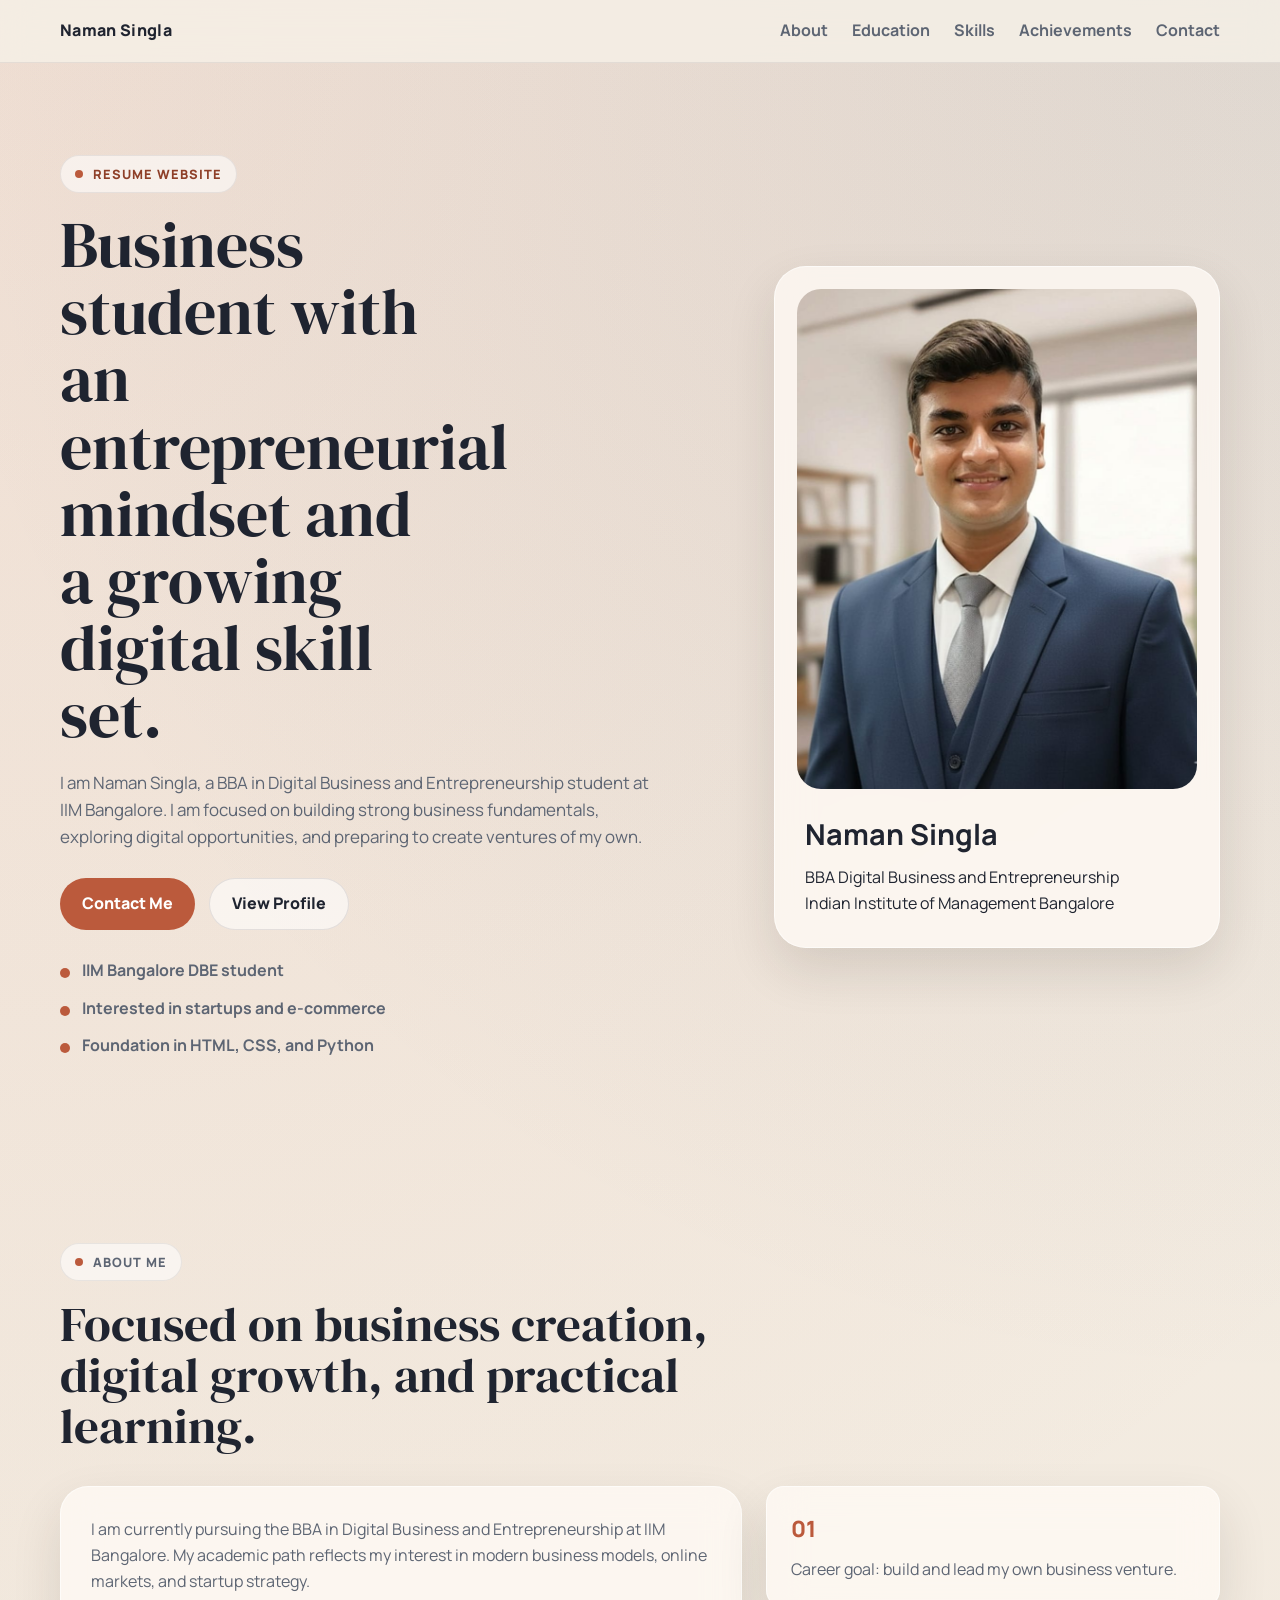
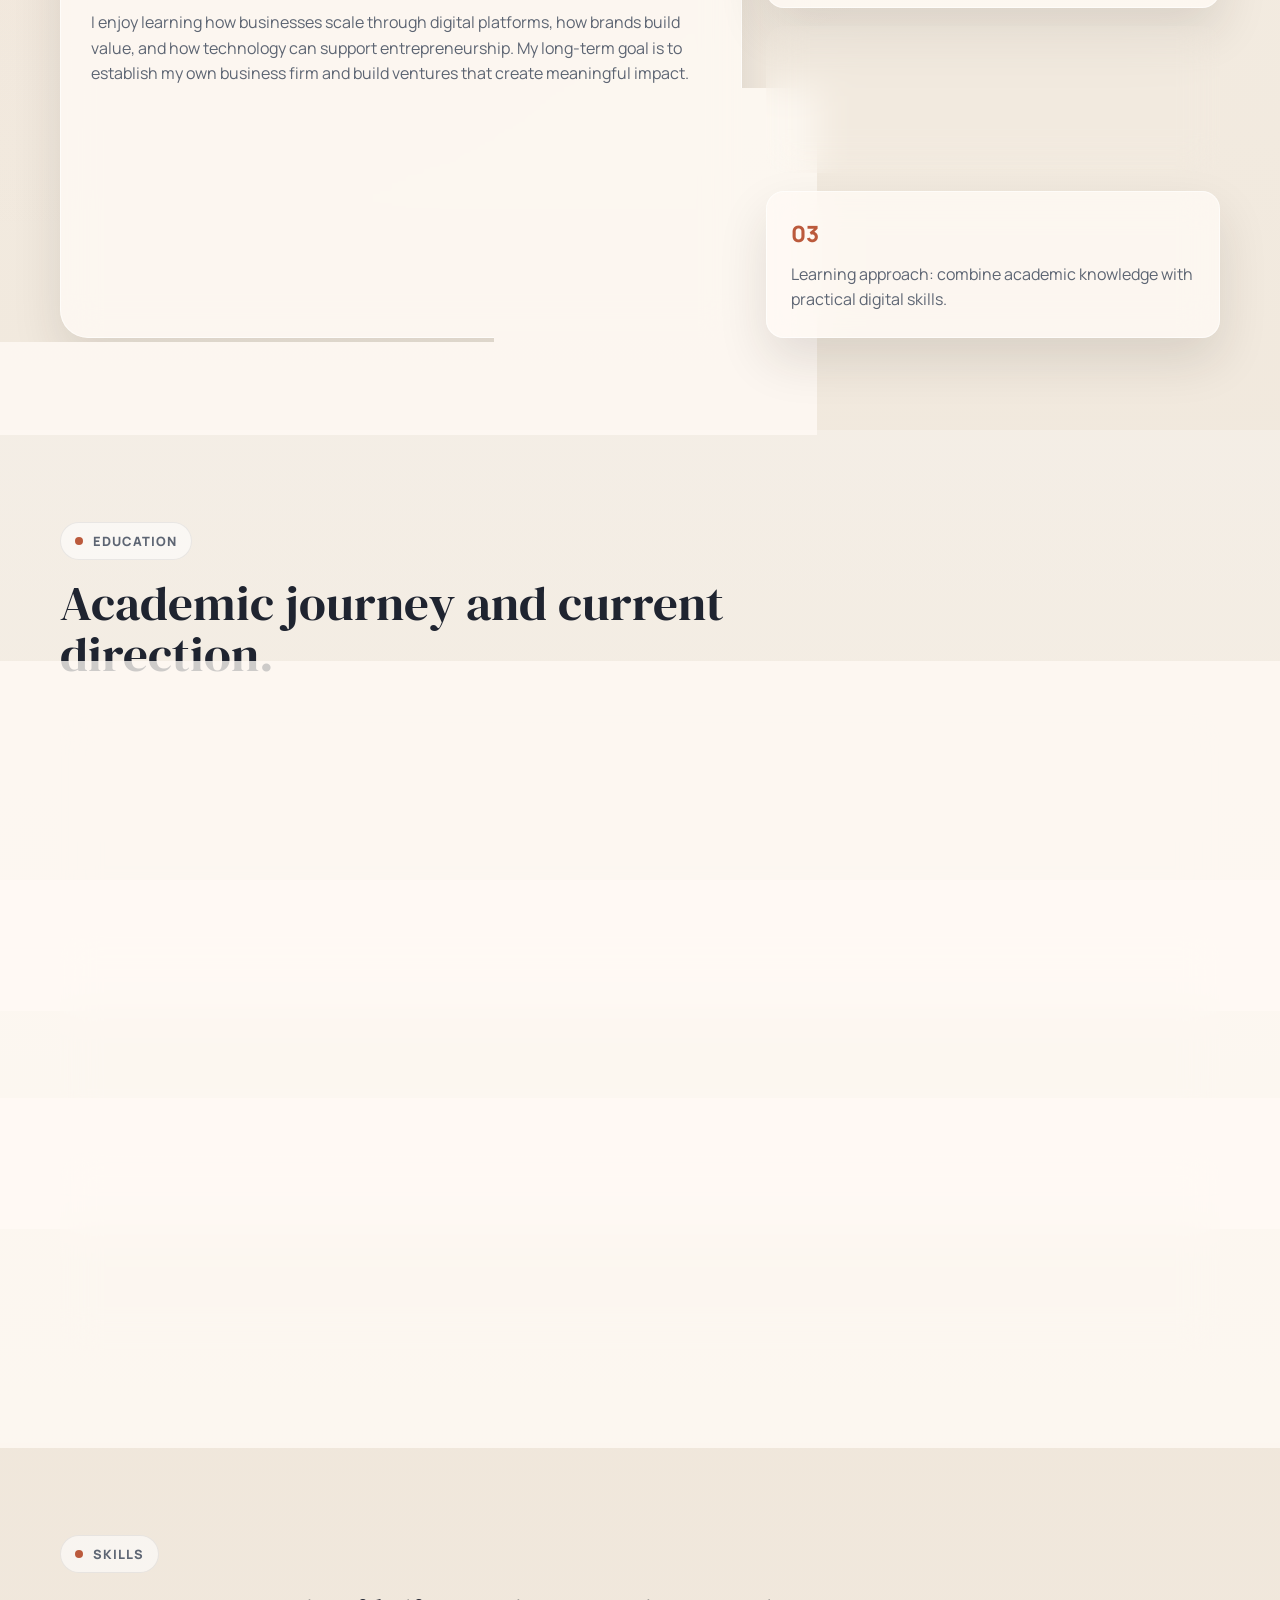
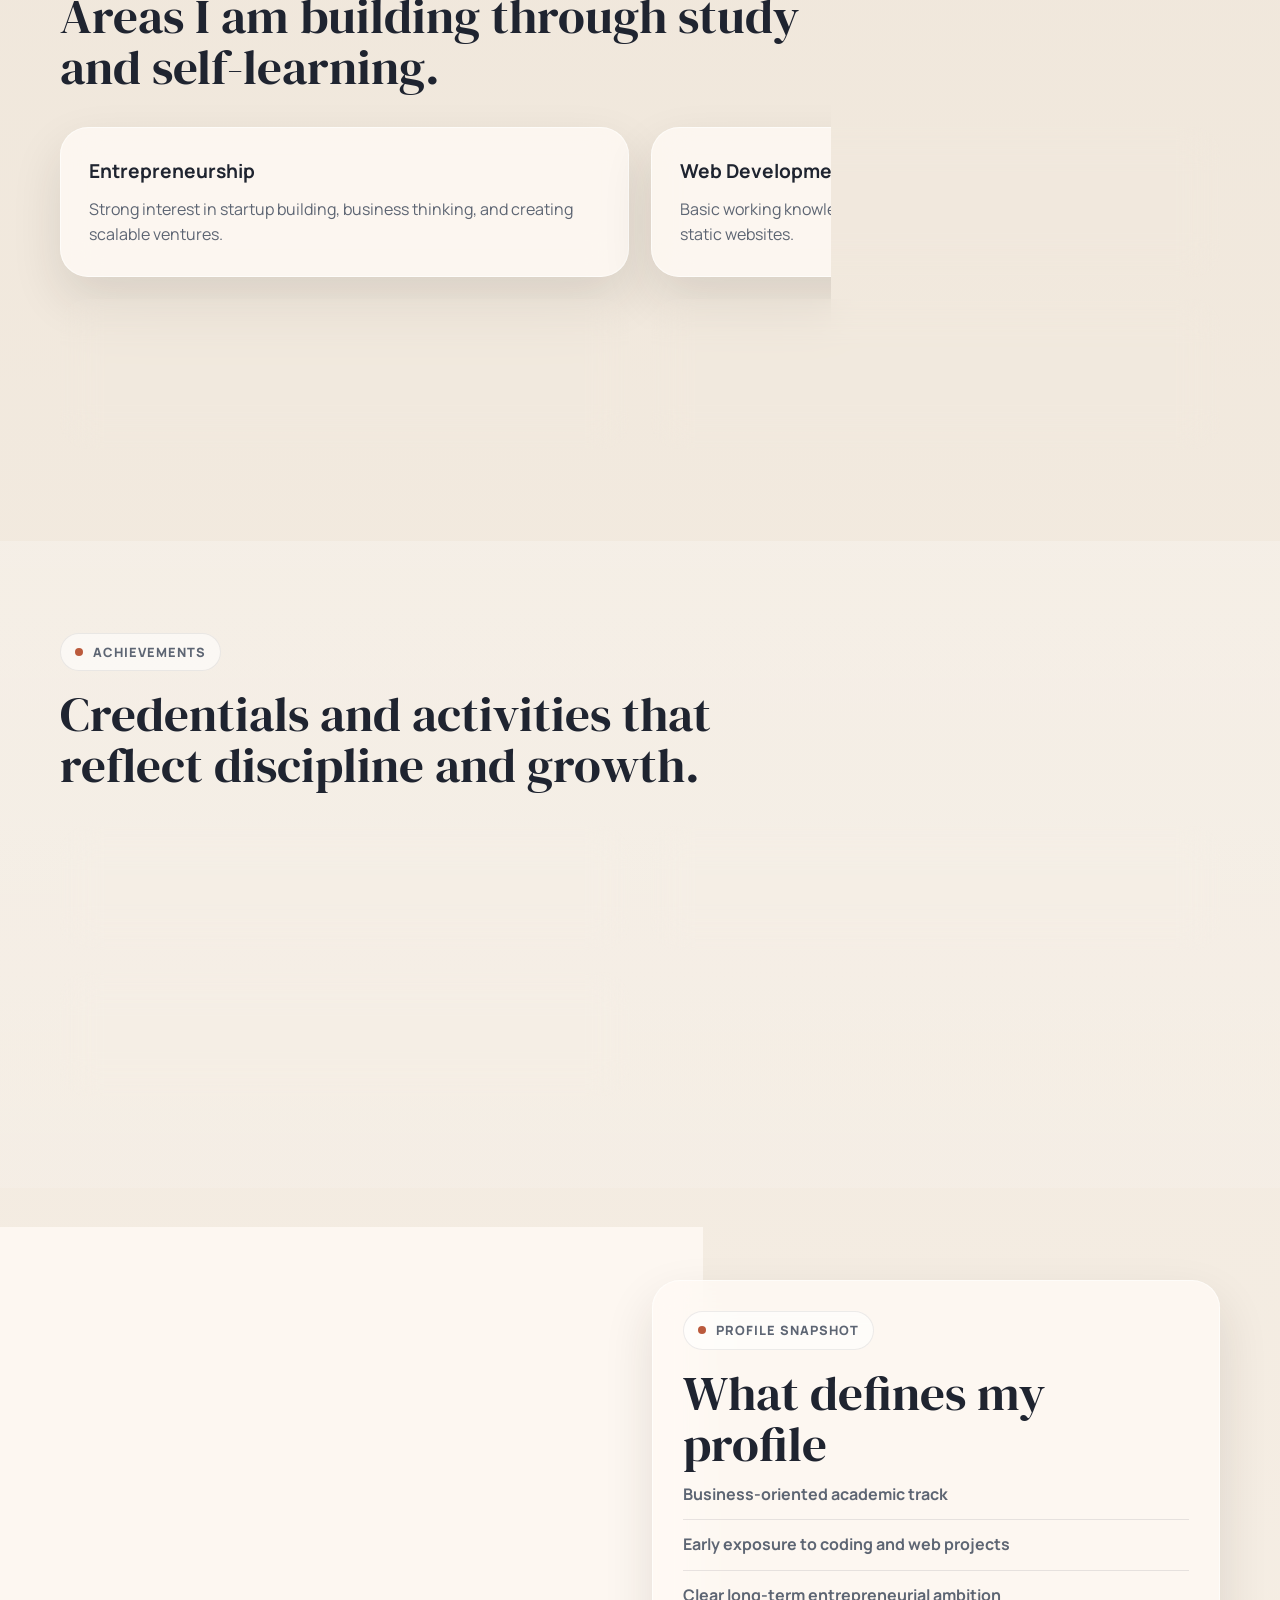
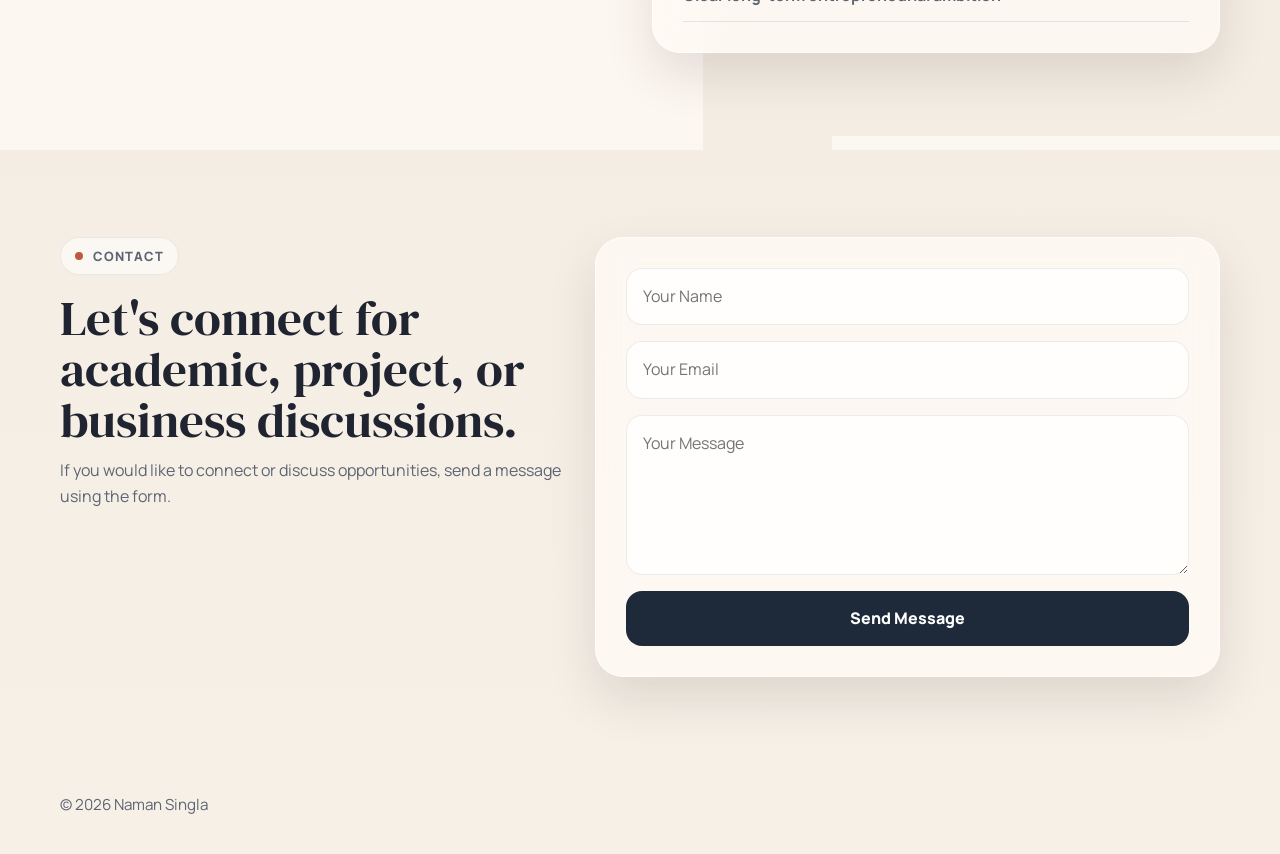
<file: index.html>
<!DOCTYPE html>
<html lang="en">
<head>
<meta charset="UTF-8">
<meta name="viewport" content="width=device-width, initial-scale=1.0">
<meta
  name="description"
  content="Resume website of Naman Singla, a BBA Digital Business and Entrepreneurship student at IIM Bangalore with interests in entrepreneurship, e-commerce, and web development."
>
<title>Naman Singla | Resume Portfolio</title>
<link rel="preconnect" href="https://fonts.googleapis.com">
<link rel="preconnect" href="https://fonts.gstatic.com" crossorigin>
<link href="https://fonts.googleapis.com/css2?family=Manrope:wght@400;500;700;800&family=DM+Serif+Display:ital@0;1&display=swap" rel="stylesheet">
<link rel="stylesheet" href="style.css">
</head>
<body>

<header class="site-header">
  <div class="container nav-shell">
    <a class="brand" href="#top">Naman Singla</a>
    <button class="menu-toggle" type="button" aria-expanded="false" aria-controls="site-nav">
      Menu
    </button>
    <nav id="site-nav" class="site-nav" aria-label="Primary navigation">
      <a href="#about">About</a>
      <a href="#education">Education</a>
      <a href="#skills">Skills</a>
      <a href="#achievements">Achievements</a>
      <a href="#contact">Contact</a>
    </nav>
  </div>
</header>

<main id="top">
  <section class="hero">
    <div class="container hero-grid">
      <div class="hero-copy">
        <p class="eyebrow reveal">Resume Website</p>
        <h1 class="reveal delay-1">Business student with an entrepreneurial mindset and a growing digital skill set.</h1>
        <p class="hero-text reveal delay-2">
          I am Naman Singla, a BBA in Digital Business and Entrepreneurship student at IIM Bangalore.
          I am focused on building strong business fundamentals, exploring digital opportunities, and preparing to create ventures of my own.
        </p>
        <div class="hero-actions reveal delay-3">
          <a class="btn btn-primary" href="#contact">Contact Me</a>
          <a class="btn btn-secondary" href="#education">View Profile</a>
        </div>
        <ul class="hero-highlights reveal delay-3">
          <li>IIM Bangalore DBE student</li>
          <li>Interested in startups and e-commerce</li>
          <li>Foundation in HTML, CSS, and Python</li>
        </ul>
      </div>

      <aside class="hero-card reveal delay-2">
        <img src="naman.jpeg" alt="Portrait of Naman Singla" class="profile-image">
        <div class="hero-card-body">
          <h2>Naman Singla</h2>
          <p>BBA Digital Business and Entrepreneurship</p>
          <p>Indian Institute of Management Bangalore</p>
        </div>
      </aside>
    </div>
  </section>

  <section id="about" class="section">
    <div class="container">
      <div class="section-heading reveal">
        <p class="eyebrow">About Me</p>
        <h2>Focused on business creation, digital growth, and practical learning.</h2>
      </div>
      <div class="about-grid">
        <article class="panel reveal">
          <p>
            I am currently pursuing the BBA in Digital Business and Entrepreneurship at IIM Bangalore.
            My academic path reflects my interest in modern business models, online markets, and startup strategy.
          </p>
          <p>
            I enjoy learning how businesses scale through digital platforms, how brands build value, and how technology can support entrepreneurship.
            My long-term goal is to establish my own business firm and build ventures that create meaningful impact.
          </p>
        </article>
        <aside class="facts reveal delay-1">
          <div class="fact-card">
            <span class="fact-number">01</span>
            <p>Career goal: build and lead my own business venture.</p>
          </div>
          <div class="fact-card">
            <span class="fact-number">02</span>
            <p>Primary interests: entrepreneurship, e-commerce, and digital business.</p>
          </div>
          <div class="fact-card">
            <span class="fact-number">03</span>
            <p>Learning approach: combine academic knowledge with practical digital skills.</p>
          </div>
        </aside>
      </div>
    </div>
  </section>

  <section id="education" class="section section-alt">
    <div class="container">
      <div class="section-heading reveal">
        <p class="eyebrow">Education</p>
        <h2>Academic journey and current direction.</h2>
      </div>
      <div class="timeline">
        <article class="timeline-item reveal">
          <span class="timeline-badge">Present</span>
          <h3>BBA in Digital Business and Entrepreneurship</h3>
          <p>Indian Institute of Management Bangalore</p>
          <p>Currently pursuing a business program centered on entrepreneurship, digital strategy, and modern business environments.</p>
        </article>
        <article class="timeline-item reveal delay-1">
          <span class="timeline-badge">Class 12</span>
          <h3>Senior Secondary Education</h3>
          <p>S.D. Vidya Mandir School</p>
          <p>Scored 76.6%.</p>
        </article>
        <article class="timeline-item reveal delay-2">
          <span class="timeline-badge">Class 10</span>
          <h3>Secondary Education</h3>
          <p>S.D. Vidya Mandir School</p>
          <p>Scored 84.6%.</p>
        </article>
      </div>
    </div>
  </section>

  <section id="skills" class="section">
    <div class="container">
      <div class="section-heading reveal">
        <p class="eyebrow">Skills</p>
        <h2>Areas I am building through study and self-learning.</h2>
      </div>
      <div class="card-grid">
        <article class="info-card reveal">
          <h3>Entrepreneurship</h3>
          <p>Strong interest in startup building, business thinking, and creating scalable ventures.</p>
        </article>
        <article class="info-card reveal delay-1">
          <h3>Web Development</h3>
          <p>Basic working knowledge of HTML and CSS, with experience building static websites.</p>
        </article>
        <article class="info-card reveal delay-2">
          <h3>Python Programming</h3>
          <p>Completed a Python course from Great Learning and developed foundational programming knowledge.</p>
        </article>
        <article class="info-card reveal delay-3">
          <h3>E-commerce</h3>
          <p>Interested in digital marketplaces, online business models, and growth opportunities on the internet.</p>
        </article>
      </div>
    </div>
  </section>

  <section id="achievements" class="section section-alt">
    <div class="container">
      <div class="section-heading reveal">
        <p class="eyebrow">Achievements</p>
        <h2>Credentials and activities that reflect discipline and growth.</h2>
      </div>
      <div class="card-grid">
        <article class="info-card reveal">
          <h3>Karate Yellow Belt</h3>
          <p>Earned yellow belt certification, reflecting consistency and discipline.</p>
        </article>
        <article class="info-card reveal delay-1">
          <h3>Piano Competition</h3>
          <p>Received an Excellence Prize in a piano playing competition.</p>
        </article>
        <article class="info-card reveal delay-2">
          <h3>Python Certification</h3>
          <p>Completed a Python programming course through Great Learning.</p>
        </article>
      </div>
    </div>
  </section>

  <section class="section">
    <div class="container split-panel">
      <div class="panel reveal">
        <p class="eyebrow">Languages</p>
        <h2 class="compact-heading">Communication strengths</h2>
        <ul class="simple-list">
          <li>English - Fluent</li>
          <li>Hindi - Fluent</li>
        </ul>
      </div>
      <div class="panel reveal delay-1">
        <p class="eyebrow">Profile Snapshot</p>
        <h2 class="compact-heading">What defines my profile</h2>
        <ul class="simple-list">
          <li>Business-oriented academic track</li>
          <li>Early exposure to coding and web projects</li>
          <li>Clear long-term entrepreneurial ambition</li>
        </ul>
      </div>
    </div>
  </section>

  <section id="contact" class="section contact-section">
    <div class="container contact-grid">
      <div class="section-heading reveal">
        <p class="eyebrow">Contact</p>
        <h2>Let's connect for academic, project, or business discussions.</h2>
        <p>If you would like to connect or discuss opportunities, send a message using the form.</p>
      </div>
      <form class="contact-form reveal delay-1" action="https://formsubmit.co/namanam7.in@gmail.com" method="POST">
        <input type="text" name="name" placeholder="Your Name" required>
        <input type="email" name="email" placeholder="Your Email" required>
        <textarea name="message" rows="5" placeholder="Your Message" required></textarea>
        <button type="submit">Send Message</button>
        <input type="hidden" name="_captcha" value="false">
        <input type="hidden" name="_next" value="https://namanam-in.github.io/my-resume/thankyou.html">
      </form>
    </div>
  </section>
</main>

<footer class="site-footer">
  <div class="container footer-shell">
    <p>&copy; 2026 Naman Singla</p>
  </div>
</footer>

<script src="script.js"></script>
</body>
</html>
</file>
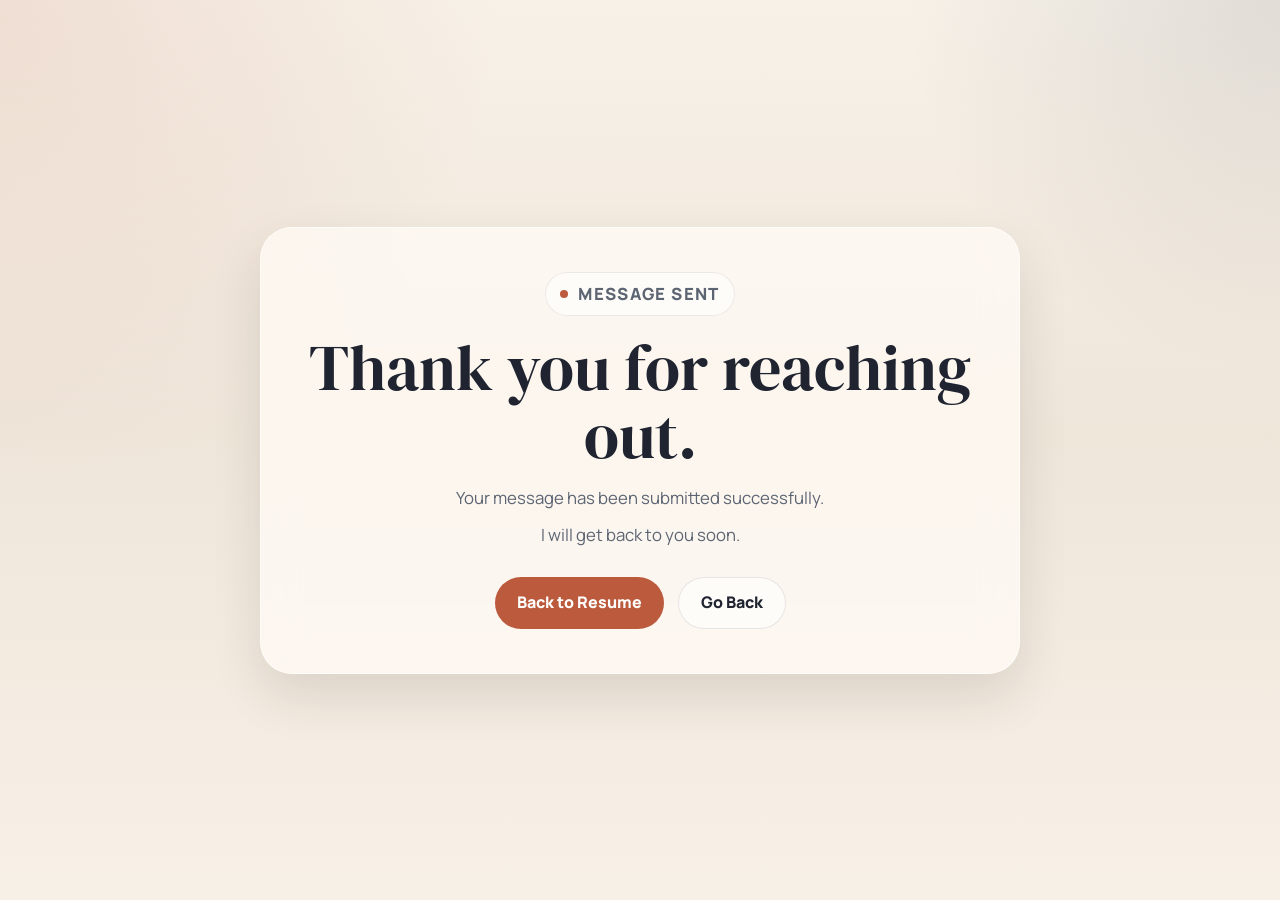
<file: thankyou.html>
<!DOCTYPE html>
<html lang="en">
<head>
<meta charset="UTF-8">
<meta name="viewport" content="width=device-width, initial-scale=1.0">
<title>Thank You | Naman Singla</title>
<link rel="preconnect" href="https://fonts.googleapis.com">
<link rel="preconnect" href="https://fonts.gstatic.com" crossorigin>
<link href="https://fonts.googleapis.com/css2?family=Manrope:wght@400;500;700;800&family=DM+Serif+Display:ital@0;1&display=swap" rel="stylesheet">
<link rel="stylesheet" href="style.css">
<style>
  .thankyou-page {
    min-height: 100vh;
    display: grid;
    place-items: center;
    padding: 32px 20px;
  }

  .thankyou-card {
    width: min(100%, 760px);
    padding: 44px;
    border-radius: 32px;
    background: var(--surface);
    border: 1px solid rgba(255, 255, 255, 0.55);
    box-shadow: var(--shadow);
    text-align: center;
    backdrop-filter: blur(18px);
  }

  .thankyou-badge {
    display: inline-flex;
    align-items: center;
    gap: 10px;
    margin-bottom: 18px;
    padding: 8px 14px;
    border-radius: 999px;
    background: rgba(255, 255, 255, 0.56);
    border: 1px solid rgba(31, 36, 48, 0.08);
    color: var(--accent-dark);
    font-size: 0.8rem;
    font-weight: 800;
    letter-spacing: 0.08em;
    text-transform: uppercase;
  }

  .thankyou-badge::before {
    content: "";
    width: 8px;
    height: 8px;
    border-radius: 50%;
    background: var(--accent);
  }

  .thankyou-card h1 {
    font-family: "DM Serif Display", serif;
    font-size: clamp(2.4rem, 5vw, 4.4rem);
    font-weight: 400;
    line-height: 1.05;
    margin-bottom: 16px;
  }

  .thankyou-card p {
    color: var(--muted);
    font-size: 1.05rem;
  }

  .thankyou-copy {
    display: grid;
    gap: 10px;
    margin-bottom: 28px;
  }

  .thankyou-actions {
    display: flex;
    justify-content: center;
    gap: 14px;
    flex-wrap: wrap;
  }

  .thankyou-btn {
    display: inline-flex;
    align-items: center;
    justify-content: center;
    min-height: 52px;
    padding: 0 22px;
    border-radius: 999px;
    font-weight: 800;
    transition: transform 0.2s ease, background 0.2s ease, color 0.2s ease;
  }

  .thankyou-btn:hover,
  .thankyou-btn:focus-visible {
    transform: translateY(-2px);
  }

  .thankyou-btn-primary {
    background: var(--accent);
    color: #fff;
  }

  .thankyou-btn-primary:hover,
  .thankyou-btn-primary:focus-visible {
    background: var(--accent-dark);
  }

  .thankyou-btn-secondary {
    background: rgba(255, 255, 255, 0.58);
    border: 1px solid var(--line);
  }

  @media (max-width: 640px) {
    .thankyou-card {
      padding: 32px 24px;
    }
  }
</style>
</head>
<body>
  <main class="thankyou-page">
    <section class="thankyou-card">
      <p class="thankyou-badge">Message Sent</p>
      <h1>Thank you for reaching out.</h1>
      <div class="thankyou-copy">
        <p>Your message has been submitted successfully.</p>
        <p>I will get back to you soon.</p>
      </div>
      <div class="thankyou-actions">
        <a class="thankyou-btn thankyou-btn-primary" href="index.html">Back to Resume</a>
        <a class="thankyou-btn thankyou-btn-secondary" href="#top" onclick="window.history.back(); return false;">Go Back</a>
      </div>
    </section>
  </main>
</body>
</html>
</file>
<file: style.css>
:root {
  --bg: #f4ede3;
  --bg-deep: #1e2a39;
  --surface: rgba(255, 250, 245, 0.78);
  --surface-strong: #fffaf4;
  --text: #1f2430;
  --muted: #5d6573;
  --line: rgba(31, 36, 48, 0.1);
  --accent: #bb5a3c;
  --accent-dark: #8e3f28;
  --accent-soft: #f4d6c8;
  --shadow: 0 22px 50px rgba(38, 30, 22, 0.12);
  --radius: 28px;
  --radius-sm: 18px;
  --container: 1160px;
}

* {
  box-sizing: border-box;
  margin: 0;
  padding: 0;
}

html {
  scroll-behavior: smooth;
}

body {
  font-family: "Manrope", sans-serif;
  color: var(--text);
  background:
    radial-gradient(circle at top left, rgba(187, 90, 60, 0.12), transparent 32%),
    radial-gradient(circle at top right, rgba(30, 42, 57, 0.1), transparent 24%),
    linear-gradient(180deg, #f7f1e8 0%, #efe6da 48%, #f7f0e7 100%);
  line-height: 1.6;
}

img {
  display: block;
  max-width: 100%;
}

a {
  color: inherit;
  text-decoration: none;
}

button,
input,
textarea {
  font: inherit;
}

.container {
  width: min(100% - 40px, var(--container));
  margin: 0 auto;
}

.site-header {
  position: sticky;
  top: 0;
  z-index: 100;
  backdrop-filter: blur(16px);
  background: rgba(247, 241, 232, 0.78);
  border-bottom: 1px solid rgba(31, 36, 48, 0.08);
}

.nav-shell {
  display: flex;
  align-items: center;
  justify-content: space-between;
  gap: 24px;
  padding: 18px 0;
}

.brand {
  font-weight: 800;
  letter-spacing: 0.02em;
}

.site-nav {
  display: flex;
  align-items: center;
  gap: 24px;
}

.site-nav a {
  color: var(--muted);
  font-weight: 700;
  transition: color 0.2s ease;
}

.site-nav a:hover,
.site-nav a:focus-visible {
  color: var(--accent);
}

.menu-toggle {
  display: none;
  border: 1px solid var(--line);
  border-radius: 999px;
  background: rgba(255, 255, 255, 0.65);
  padding: 12px 18px;
  cursor: pointer;
}

.hero,
.section {
  padding: 92px 0;
}

.hero-grid {
  display: grid;
  grid-template-columns: 1.2fr 0.8fr;
  gap: 44px;
  align-items: center;
}

.eyebrow {
  display: inline-flex;
  align-items: center;
  gap: 10px;
  margin-bottom: 18px;
  padding: 8px 14px;
  border-radius: 999px;
  background: rgba(255, 255, 255, 0.56);
  border: 1px solid rgba(31, 36, 48, 0.08);
  color: var(--accent-dark);
  font-size: 0.8rem;
  font-weight: 800;
  letter-spacing: 0.08em;
  text-transform: uppercase;
}

.eyebrow::before {
  content: "";
  width: 8px;
  height: 8px;
  border-radius: 50%;
  background: var(--accent);
}

.hero h1,
.section-heading h2,
.compact-heading {
  font-family: "DM Serif Display", serif;
  font-weight: 400;
  line-height: 1.05;
}

.hero h1 {
  font-size: clamp(2.8rem, 5vw, 5.4rem);
  max-width: 12ch;
}

.hero-text,
.section-heading p,
.panel p,
.info-card p,
.timeline-item p,
.fact-card p {
  color: var(--muted);
}

.hero-text {
  max-width: 60ch;
  margin-top: 20px;
  font-size: 1.06rem;
}

.hero-actions {
  display: flex;
  flex-wrap: wrap;
  gap: 14px;
  margin-top: 28px;
}

.btn {
  display: inline-flex;
  align-items: center;
  justify-content: center;
  min-height: 52px;
  padding: 0 22px;
  border-radius: 999px;
  font-weight: 800;
  transition: transform 0.2s ease, background 0.2s ease, color 0.2s ease;
}

.btn:hover,
.btn:focus-visible {
  transform: translateY(-2px);
}

.btn-primary {
  background: var(--accent);
  color: #fff;
}

.btn-primary:hover,
.btn-primary:focus-visible {
  background: var(--accent-dark);
}

.btn-secondary {
  border: 1px solid var(--line);
  background: rgba(255, 255, 255, 0.58);
}

.hero-highlights {
  display: grid;
  gap: 12px;
  margin-top: 28px;
  list-style: none;
}

.hero-highlights li {
  position: relative;
  padding-left: 22px;
  color: var(--muted);
  font-weight: 700;
}

.hero-highlights li::before {
  content: "";
  position: absolute;
  left: 0;
  top: 10px;
  width: 10px;
  height: 10px;
  border-radius: 50%;
  background: var(--accent);
}

.hero-card,
.panel,
.timeline-item,
.info-card,
.fact-card,
.contact-form {
  background: var(--surface);
  border: 1px solid rgba(255, 255, 255, 0.55);
  box-shadow: var(--shadow);
  backdrop-filter: blur(18px);
}

.hero-card {
  padding: 22px;
  border-radius: 32px;
  transform: rotate(2deg);
}

.profile-image {
  width: 100%;
  aspect-ratio: 4 / 5;
  object-fit: cover;
  border-radius: 24px;
}

.hero-card-body {
  padding: 22px 8px 8px;
}

.hero-card-body h2 {
  font-size: 1.8rem;
  margin-bottom: 8px;
}

.section-heading {
  max-width: 760px;
  margin-bottom: 34px;
}

.section-heading h2,
.compact-heading {
  font-size: clamp(2rem, 3.8vw, 3.3rem);
  margin-bottom: 12px;
}

.about-grid,
.contact-grid,
.split-panel {
  display: grid;
  gap: 24px;
}

.about-grid {
  grid-template-columns: 1.2fr 0.8fr;
}

.panel {
  padding: 30px;
  border-radius: var(--radius);
}

.panel p + p {
  margin-top: 16px;
}

.facts {
  display: grid;
  gap: 18px;
}

.fact-card {
  padding: 24px;
  border-radius: var(--radius-sm);
}

.fact-number {
  display: inline-block;
  margin-bottom: 10px;
  color: var(--accent);
  font-size: 1.4rem;
  font-weight: 800;
}

.section-alt {
  background: linear-gradient(180deg, rgba(255, 255, 255, 0.24), rgba(255, 255, 255, 0.12));
}

.timeline {
  display: grid;
  gap: 20px;
}

.timeline-item {
  position: relative;
  padding: 28px;
  border-radius: var(--radius);
}

.timeline-item h3 {
  margin: 14px 0 8px;
  font-size: 1.25rem;
}

.timeline-badge {
  display: inline-flex;
  padding: 7px 12px;
  border-radius: 999px;
  background: var(--accent-soft);
  color: var(--accent-dark);
  font-size: 0.84rem;
  font-weight: 800;
  letter-spacing: 0.06em;
  text-transform: uppercase;
}

.card-grid {
  display: grid;
  grid-template-columns: repeat(2, minmax(0, 1fr));
  gap: 22px;
}

.info-card {
  padding: 28px;
  border-radius: var(--radius);
  transition: transform 0.25s ease, box-shadow 0.25s ease;
}

.info-card:hover {
  transform: translateY(-6px);
  box-shadow: 0 26px 50px rgba(38, 30, 22, 0.16);
}

.info-card h3 {
  margin-bottom: 10px;
  font-size: 1.2rem;
}

.split-panel {
  grid-template-columns: repeat(2, minmax(0, 1fr));
}

.simple-list {
  list-style: none;
  display: grid;
  gap: 12px;
  color: var(--muted);
  font-weight: 700;
}

.simple-list li {
  padding-bottom: 12px;
  border-bottom: 1px solid var(--line);
}

.contact-grid {
  grid-template-columns: 0.9fr 1.1fr;
  align-items: start;
}

.contact-form {
  display: grid;
  gap: 16px;
  padding: 30px;
  border-radius: var(--radius);
}

.contact-form input,
.contact-form textarea {
  width: 100%;
  border: 1px solid rgba(31, 36, 48, 0.08);
  border-radius: 16px;
  padding: 15px 16px;
  background: rgba(255, 255, 255, 0.76);
  color: var(--text);
}

.contact-form textarea {
  resize: vertical;
  min-height: 140px;
}

.contact-form button {
  border: 0;
  border-radius: 16px;
  padding: 15px 18px;
  background: var(--bg-deep);
  color: #fff;
  font-weight: 800;
  cursor: pointer;
  transition: transform 0.2s ease, background 0.2s ease;
}

.contact-form button:hover,
.contact-form button:focus-visible {
  transform: translateY(-2px);
  background: #121a24;
}

.site-footer {
  padding: 24px 0 36px;
}

.footer-shell {
  display: flex;
  justify-content: space-between;
  gap: 16px;
  color: var(--muted);
  font-size: 0.95rem;
}

.reveal {
  opacity: 0;
  transform: translateY(28px);
  transition: opacity 0.8s ease, transform 0.8s ease;
}

.reveal.is-visible {
  opacity: 1;
  transform: translateY(0);
}

.delay-1 {
  transition-delay: 0.08s;
}

.delay-2 {
  transition-delay: 0.16s;
}

.delay-3 {
  transition-delay: 0.24s;
}

@media (max-width: 900px) {
  .hero-grid,
  .about-grid,
  .contact-grid,
  .split-panel,
  .card-grid {
    grid-template-columns: 1fr;
  }

  .hero-card {
    max-width: 480px;
    transform: none;
  }

  .footer-shell {
    flex-direction: column;
  }
}

@media (max-width: 720px) {
  .menu-toggle {
    display: inline-flex;
  }

  .site-nav {
    position: absolute;
    top: calc(100% + 10px);
    right: 20px;
    left: 20px;
    display: none;
    flex-direction: column;
    align-items: flex-start;
    gap: 14px;
    padding: 18px;
    border: 1px solid var(--line);
    border-radius: 20px;
    background: rgba(255, 250, 245, 0.96);
    box-shadow: var(--shadow);
  }

  .site-nav.is-open {
    display: flex;
  }

  .nav-shell {
    position: relative;
  }

  .hero,
  .section {
    padding: 76px 0;
  }

  .hero h1 {
    max-width: none;
  }
}
</file>
